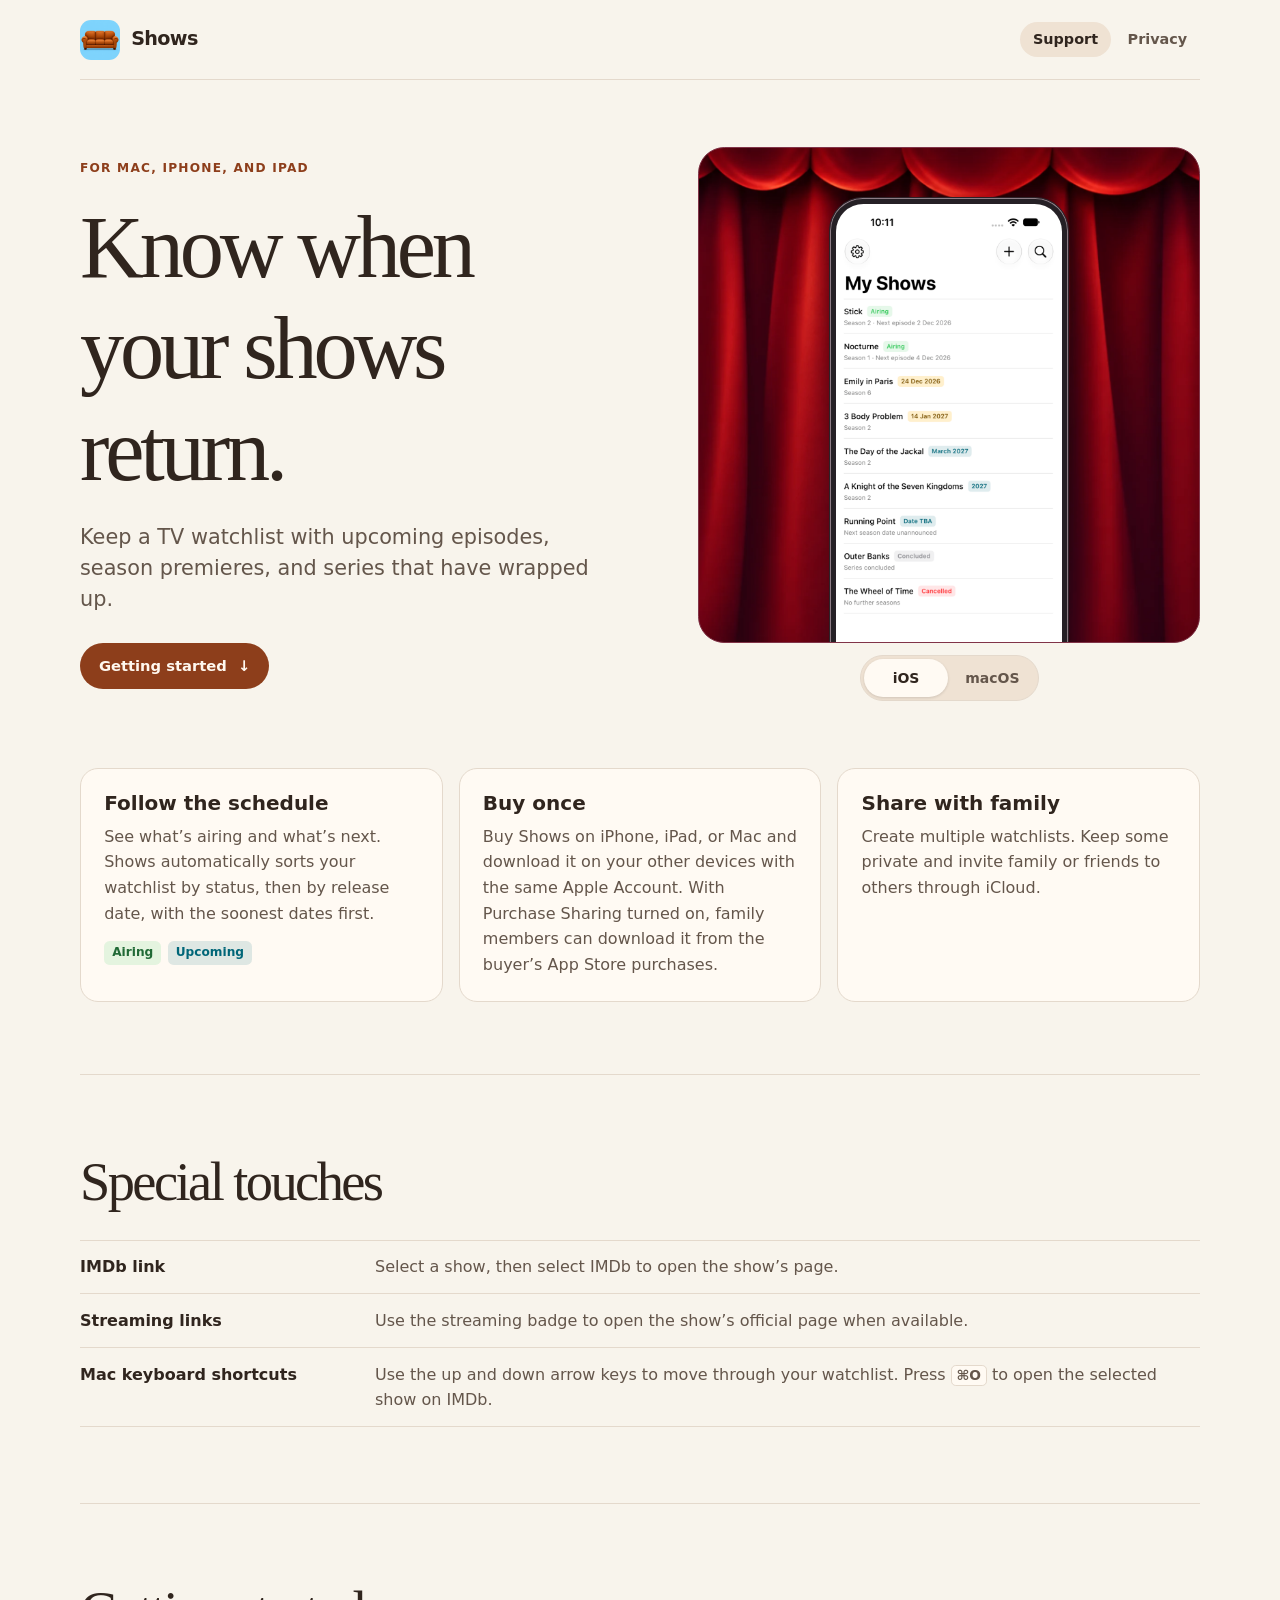
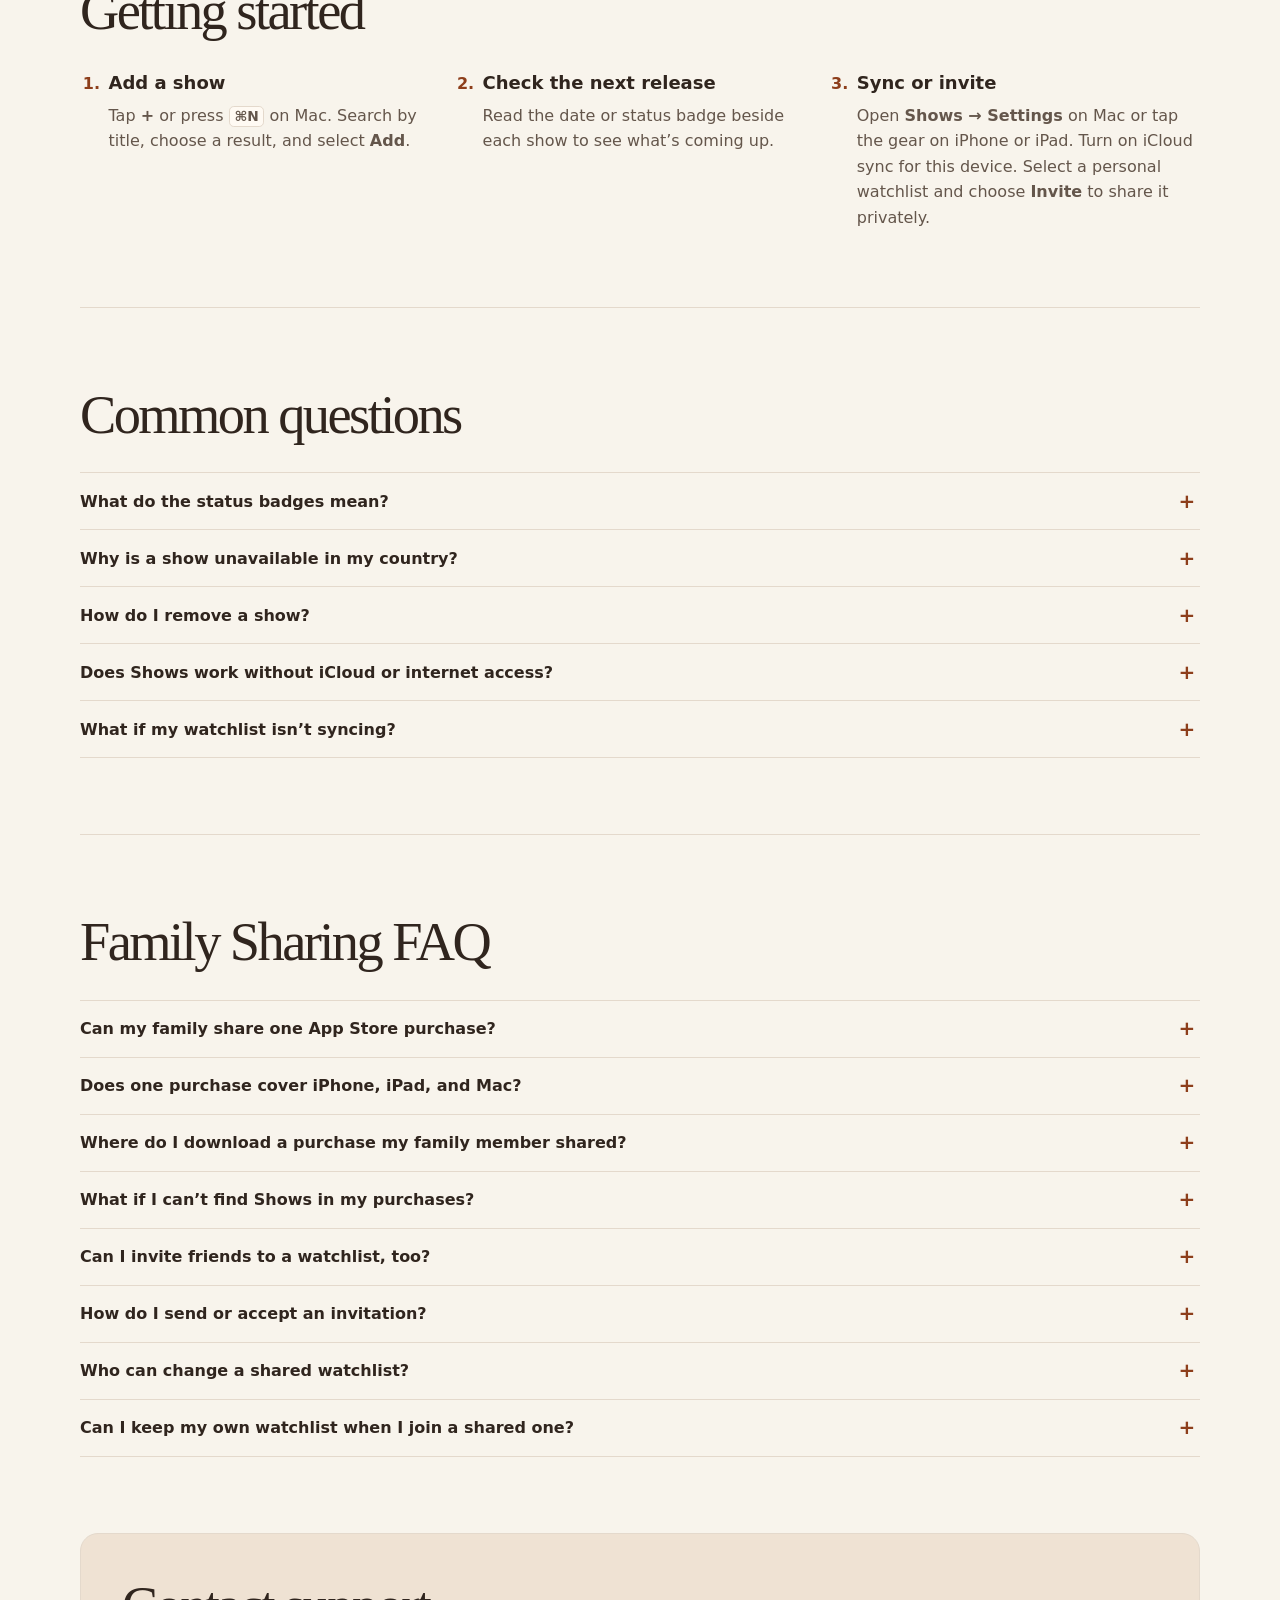
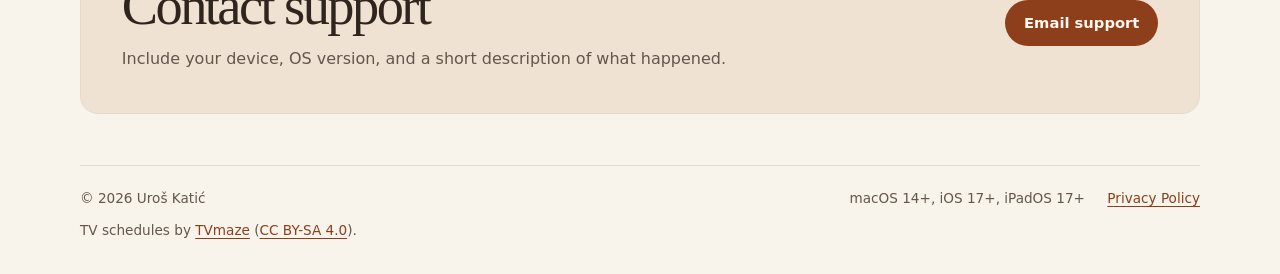
<file: index.html>
<!doctype html>
<html lang="en">
  <head>
    <meta charset="utf-8">
    <meta name="viewport" content="width=device-width, initial-scale=1">
    <meta name="description" content="Track TV premieres and upcoming episodes with Shows for Mac, iPhone, and iPad. Find setup help and contact support.">
    <meta name="theme-color" content="#f8f4ec" media="(prefers-color-scheme: light)">
    <meta name="theme-color" content="#211c18" media="(prefers-color-scheme: dark)">
    <meta property="og:type" content="website">
    <meta property="og:title" content="Shows">
    <meta property="og:description" content="Know when your shows return. A TV watchlist for Mac, iPhone, and iPad.">
    <meta property="og:url" content="https://urosk.github.io/shows-support/">
    <meta property="og:image" content="https://urosk.github.io/shows-support/app-icon.png">
    <meta property="og:image:alt" content="Shows app icon, an orange couch on a blue background">
    <title>Shows Support</title>
    <link rel="canonical" href="https://urosk.github.io/shows-support/">
    <link rel="icon" type="image/png" href="app-icon.png">
    <link rel="stylesheet" href="styles.css?v=special-touches">
  </head>
  <body>
    <header class="site-header">
      <a class="brand" href="./" aria-label="Shows support home">
        <img src="app-icon.png" width="40" height="40" alt="">
        Shows
      </a>
      <nav aria-label="Main navigation">
        <a href="./" aria-current="page">Support</a>
        <a href="privacy.html">Privacy</a>
      </nav>
    </header>

    <main>
      <section class="hero" aria-labelledby="page-title">
        <div>
          <p class="eyebrow">For Mac, iPhone, and iPad</p>
          <h1 id="page-title">Know when your shows return.</h1>
          <p class="lede">Keep a TV watchlist with upcoming episodes, season premieres, and series that have wrapped up.</p>
          <a class="button" href="#getting-started">Getting started <span aria-hidden="true">↓</span></a>
        </div>
        <div class="preview">
          <div class="preview-stage">
            <div class="preview-track">
              <div class="preview-slide preview-ios" id="preview-ios">
                <div class="phone">
                  <picture>
                    <source media="(prefers-color-scheme: dark)" srcset="ios-dark.png">
                    <img src="og.png" width="662" height="1440" alt="Shows on iPhone, with airing series and upcoming premiere dates.">
                  </picture>
                </div>
              </div>
              <div class="preview-slide preview-macos" id="preview-macos" aria-hidden="true">
                <picture>
                  <source media="(prefers-color-scheme: dark)" srcset="macos-dark.png">
                  <img src="metal.png" width="835" height="1280" alt="Shows on Mac, with upcoming dates and series status badges in the watchlist window.">
                </picture>
              </div>
            </div>
          </div>
          <div class="preview-switch" role="group" aria-label="Screenshot platform" hidden>
            <button type="button" aria-pressed="true" aria-controls="preview-ios">iOS</button>
            <button type="button" aria-pressed="false" aria-controls="preview-macos">macOS</button>
          </div>
        </div>
      </section>

      <section class="highlights" aria-label="Features">
        <article>
          <h2>Follow the schedule</h2>
          <p>See what’s airing and what’s next. Shows automatically sorts your watchlist by status, then by release date, with the soonest dates first.</p>
          <div class="tags">
            <span class="tag tag-airing">Airing</span>
            <span class="tag tag-upcoming">Upcoming</span>
          </div>
        </article>
        <article>
          <h2>Buy once</h2>
          <p>Buy Shows on iPhone, iPad, or Mac and download it on your other devices with the same Apple Account. With Purchase Sharing turned on, family members can download it from the buyer’s App Store purchases.</p>
        </article>
        <article>
          <h2>Share with family</h2>
          <p>Create multiple watchlists. Keep some private and invite family or friends to others through iCloud.</p>
        </article>
      </section>

      <section class="section" id="special-touches" aria-labelledby="touches-title">
        <h2 id="touches-title">Special touches</h2>
        <dl class="touches">
          <div>
            <dt>IMDb link</dt>
            <dd>Select a show, then select IMDb to open the show’s page.</dd>
          </div>
          <div>
            <dt>Streaming links</dt>
            <dd>Use the streaming badge to open the show’s official page when available.</dd>
          </div>
          <div>
            <dt>Mac keyboard shortcuts</dt>
            <dd>Use the up and down arrow keys to move through your watchlist. Press <kbd>⌘O</kbd> to open the selected show on IMDb.</dd>
          </div>
        </dl>
      </section>

      <section class="section" id="getting-started" aria-labelledby="start-title">
        <h2 id="start-title">Getting started</h2>
        <ol class="steps">
          <li>
            <h3>Add a show</h3>
            <p>Tap <strong>+</strong> or press <kbd>⌘N</kbd> on Mac. Search by title, choose a result, and select <strong>Add</strong>.</p>
          </li>
          <li>
            <h3>Check the next release</h3>
            <p>Read the date or status badge beside each show to see what’s coming up.</p>
          </li>
          <li>
            <h3>Sync or invite</h3>
            <p>Open <strong>Shows → Settings</strong> on Mac or tap the gear on iPhone or iPad. Turn on iCloud sync for this device. Select a personal watchlist and choose <strong>Invite</strong> to share it privately.</p>
          </li>
        </ol>
      </section>

      <section class="section questions" id="faq" aria-labelledby="faq-title">
        <h2 id="faq-title">Common questions</h2>
        <div class="faq">
          <details>
            <summary>What do the status badges mean?</summary>
            <p><strong>Airing</strong> means a season is underway with episodes still scheduled, or a release happens today. For upcoming releases, Shows displays a date or an estimate when available. <strong>Date TBA</strong> means there is no known upcoming date.</p>
            <p><strong>Ended</strong> means the series is over and how it ended is unconfirmed. <strong>Concluded</strong> means the series wrapped up. <strong>Cancelled</strong> means the series was cancelled or its story was cut short.</p>
          </details>
          <details>
            <summary>Why is a show unavailable in my country?</summary>
            <p>Release dates follow the original broadcast or streaming schedule. Check the streaming service for availability in your country.</p>
          </details>
          <details>
            <summary>How do I remove a show?</summary>
            <p>On Mac, select the show and press Delete, or use its right-click menu. On iPhone or iPad, swipe left on the row and tap <strong>Delete</strong>.</p>
          </details>
          <details>
            <summary>Does Shows work without iCloud or internet access?</summary>
            <p>You can use Shows with iCloud off. Saved watchlists remain available offline. Searching for new shows, checking for new release dates, and iCloud sync require an internet connection.</p>
          </details>
          <details>
            <summary>What if my watchlist isn’t syncing?</summary>
            <p>Check that you’re signed into iCloud and that sync is on in Shows Settings on each device. Check <strong>Last synced</strong>, then select <strong>Sync Now</strong>. To access another person’s watchlist, accept their invitation on a device with Shows installed.</p>
          </details>
        </div>
      </section>

      <section class="section questions" id="family-sharing" aria-labelledby="family-sharing-title">
        <h2 id="family-sharing-title">Family Sharing FAQ</h2>
        <div class="faq">
          <details>
            <summary>Can my family share one App Store purchase?</summary>
            <p>Yes. One App Store purchase covers your Apple Family Sharing group. Set up Family Sharing, have the organizer turn on Purchase Sharing, and make sure both the buyer and the person downloading have opted in. <a href="https://support.apple.com/en-us/108774">Apple’s Purchase Sharing setup guide</a></p>
          </details>
          <details>
            <summary>Does one purchase cover iPhone, iPad, and Mac?</summary>
            <p>Yes. Buy Shows on any of the three, then sign in to the App Store on your other device with the same Apple Account and download Shows from your purchases.</p>
            <p>Shows requires macOS 14 or later, iOS 17 or later, or iPadOS 17 or later. Check the App Store listing for compatibility with your device.</p>
          </details>
          <details>
            <summary>Where do I download a purchase my family member shared?</summary>
            <p>Open your account in the App Store and select the family member who bought Shows. Find Shows in their purchases and choose the download button. Use your own Apple Account to access your family’s shared purchases. <a href="https://support.apple.com/en-us/102417">Apple’s download steps for iPhone, iPad, and Mac</a></p>
          </details>
          <details>
            <summary>What if I can’t find Shows in my purchases?</summary>
            <p>For your own purchase, check that you’re signed in to the App Store with the Apple Account you used to buy Shows. For a family purchase, check that you’ve both joined the same Family Sharing group, use the Apple Accounts configured for Purchase Sharing, and that the buyer hasn’t hidden the app. <a href="https://support.apple.com/en-us/108911">Apple’s shared-purchase troubleshooting guide</a></p>
            <p>If you’re looking for <strong>Restore Purchases</strong>, that option is for in-app purchases. To reinstall Shows, download it from your App Store purchases or the buyer’s shared purchases.</p>
          </details>
          <details>
            <summary>Can I invite friends to a watchlist, too?</summary>
            <p>Yes. Shows sends private iCloud invitations to the people you choose, including friends outside your Apple Family Sharing group. Each person needs Shows installed and their own Apple Account signed in to iCloud.</p>
          </details>
          <details>
            <summary>How do I send or accept an invitation?</summary>
            <p>In Shows, open <strong>Shows → Settings</strong> on Mac or tap the gear on iPhone or iPad. Turn on iCloud sync, choose a watchlist you own, and select <strong>Invite</strong>. If Invite is unavailable, select <strong>Sync Now</strong> and wait for the watchlist to finish syncing.</p>
            <p>Open the invitation on a device with Shows installed while signed in to iCloud with the Apple Account that was invited. If the list still doesn’t appear, ask the owner to check the invitation status in Shows Settings and confirm they invited the right account.</p>
          </details>
          <details>
            <summary>Who can change a shared watchlist?</summary>
            <p>The owner and anyone with editing access can add or remove shows. If you can open the list but can’t edit it, ask the owner to check your sharing permissions.</p>
          </details>
          <details>
            <summary>Can I keep my own watchlist when I join a shared one?</summary>
            <p>Yes. In Shows Settings, choose <strong>New</strong> on Mac or <strong>New Watchlist</strong> on iPhone or iPad. Use the <strong>Watchlist</strong> picker to switch between your personal and shared lists. Inviting someone gives them access only to the watchlist you choose to share.</p>
          </details>
        </div>
      </section>

      <section class="contact" id="contact" aria-labelledby="contact-title">
        <div>
          <h2 id="contact-title">Contact support</h2>
          <p>Include your device, OS version, and a short description of what happened.</p>
        </div>
        <a class="button" href="mailto:info@bluepeakmobile.com?subject=Shows%20Support">Email support</a>
      </section>
    </main>

    <footer>
      <div class="footer-row">
        <span>© 2026 Uroš Katić</span>
        <span>macOS 14+, iOS 17+, iPadOS 17+</span>
        <a href="privacy.html">Privacy Policy</a>
      </div>
      <p>TV schedules by <a href="https://www.tvmaze.com/">TVmaze</a> (<a href="https://creativecommons.org/licenses/by-sa/4.0/">CC BY-SA 4.0</a>).</p>
    </footer>

    <script>
      const preview = document.querySelector(".preview");
      const platformSwitch = preview.querySelector(".preview-switch");
      const segments = Array.from(platformSwitch.querySelectorAll("button"));
      const slides = Array.from(preview.querySelectorAll(".preview-slide"));
      const reducedMotion = window.matchMedia("(prefers-reduced-motion: reduce)");
      let activeSlide = 0;
      let userSelected = false;
      let interval;

      function showSlide(index) {
        activeSlide = index;
        preview.classList.toggle("show-macos", index === 1);
        segments.forEach((segment, position) => {
          segment.setAttribute("aria-pressed", String(position === index));
          slides[position].setAttribute("aria-hidden", String(position !== index));
        });
      }

      function updateAutoplay() {
        clearInterval(interval);
        if (!userSelected && !reducedMotion.matches && !document.hidden) {
          interval = setInterval(() => showSlide(1 - activeSlide), 5000);
        }
      }

      segments.forEach((segment, index) => {
        segment.addEventListener("click", () => {
          userSelected = true;
          updateAutoplay();
          showSlide(index);
        });
      });

      platformSwitch.addEventListener("keydown", (event) => {
        if (event.key !== "ArrowLeft" && event.key !== "ArrowRight") return;
        event.preventDefault();
        const segment = segments[event.key === "ArrowLeft" ? 0 : 1];
        segment.focus();
        segment.click();
      });

      document.addEventListener("visibilitychange", updateAutoplay);
      reducedMotion.addEventListener("change", updateAutoplay);
      platformSwitch.hidden = false;
      updateAutoplay();
    </script>
  </body>
</html>
</file>
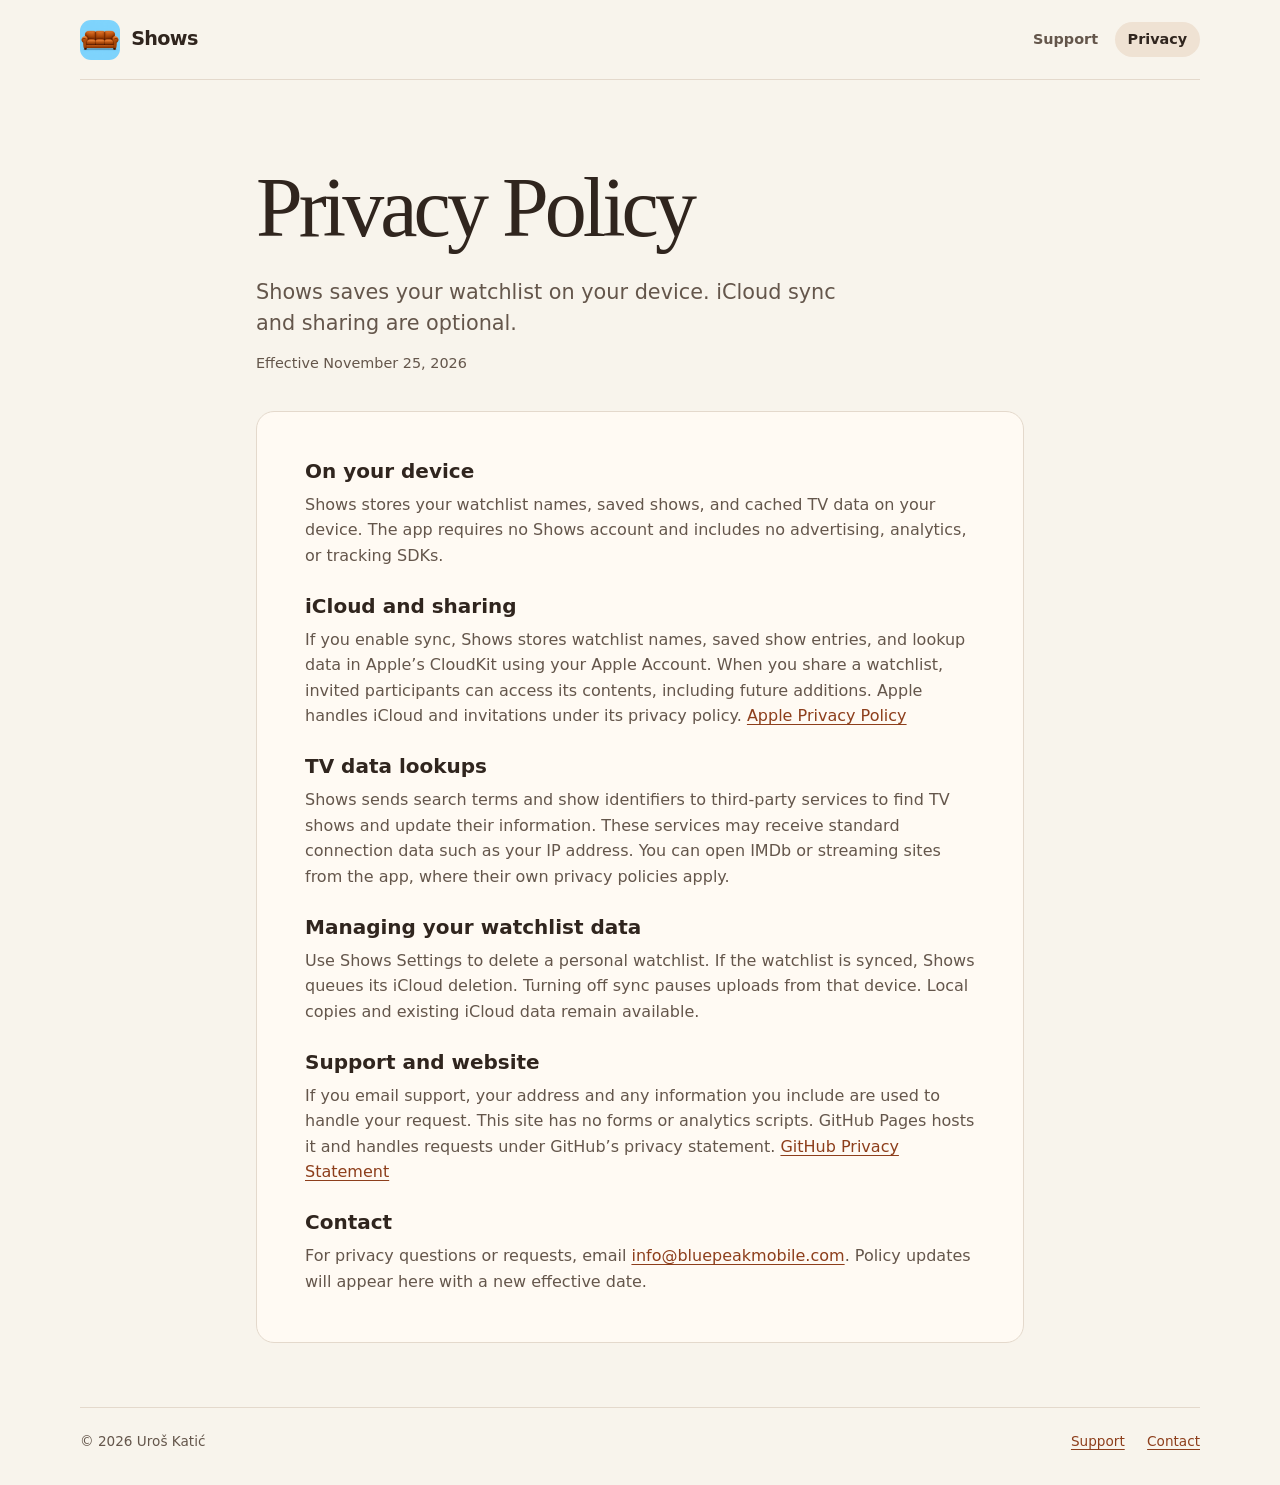
<file: privacy.html>
<!doctype html>
<html lang="en">
  <head>
    <meta charset="utf-8">
    <meta name="viewport" content="width=device-width, initial-scale=1">
    <meta name="description" content="How Shows stores your watchlists, uses optional iCloud sync, and looks up TV show data.">
    <meta name="theme-color" content="#f8f4ec" media="(prefers-color-scheme: light)">
    <meta name="theme-color" content="#211c18" media="(prefers-color-scheme: dark)">
    <title>Privacy Policy — Shows</title>
    <link rel="canonical" href="https://urosk.github.io/shows-support/privacy.html">
    <link rel="icon" type="image/png" href="app-icon.png">
    <link rel="stylesheet" href="styles.css">
  </head>
  <body>
    <header class="site-header">
      <a class="brand" href="./" aria-label="Shows support home">
        <img src="app-icon.png" width="40" height="40" alt="">
        Shows
      </a>
      <nav aria-label="Main navigation">
        <a href="./">Support</a>
        <a href="privacy.html" aria-current="page">Privacy</a>
      </nav>
    </header>

    <main class="policy" aria-labelledby="page-title">
      <header class="policy-intro">
        <h1 id="page-title">Privacy Policy</h1>
        <p class="lede">Shows saves your watchlist on your device. iCloud sync and sharing are optional.</p>
        <p class="updated">Effective <time datetime="2026-11-25">November 25, 2026</time></p>
      </header>

      <div class="policy-body">
        <section>
          <h2>On your device</h2>
          <p>Shows stores your watchlist names, saved shows, and cached TV data on your device. The app requires no Shows account and includes no advertising, analytics, or tracking SDKs.</p>
        </section>
        <section>
          <h2>iCloud and sharing</h2>
          <p>If you enable sync, Shows stores watchlist names, saved show entries, and lookup data in Apple’s CloudKit using your Apple Account. When you share a watchlist, invited participants can access its contents, including future additions. Apple handles iCloud and invitations under its privacy policy. <a href="https://www.apple.com/legal/privacy/">Apple Privacy Policy</a></p>
        </section>
        <section>
          <h2>TV data lookups</h2>
          <p>Shows sends search terms and show identifiers to third-party services to find TV shows and update their information. These services may receive standard connection data such as your IP address. You can open IMDb or streaming sites from the app, where their own privacy policies apply.</p>
        </section>
        <section>
          <h2>Managing your watchlist data</h2>
          <p>Use Shows Settings to delete a personal watchlist. If the watchlist is synced, Shows queues its iCloud deletion. Turning off sync pauses uploads from that device. Local copies and existing iCloud data remain available.</p>
        </section>
        <section>
          <h2>Support and website</h2>
          <p>If you email support, your address and any information you include are used to handle your request. This site has no forms or analytics scripts. GitHub Pages hosts it and handles requests under GitHub’s privacy statement. <a href="https://docs.github.com/en/site-policy/privacy-policies/github-general-privacy-statement">GitHub Privacy Statement</a></p>
        </section>
        <section>
          <h2>Contact</h2>
          <p>For privacy questions or requests, email <a href="mailto:info@bluepeakmobile.com?subject=Shows%20Privacy">info@bluepeakmobile.com</a>. Policy updates will appear here with a new effective date.</p>
        </section>
      </div>
    </main>

    <footer>
      <div class="footer-row">
        <span>© 2026 Uroš Katić</span>
        <a href="./">Support</a>
        <a href="mailto:info@bluepeakmobile.com?subject=Shows%20Support">Contact</a>
      </div>
    </footer>
  </body>
</html>
</file>
<file: styles.css>
:root {
  color-scheme: light dark;
  --page: #f8f4ec;
  --surface: #fffaf3;
  --ink: #30251e;
  --muted: #64564b;
  --line: #e4d9cc;
  --accent: #8d3e1b;
  --accent-hover: #6f2b12;
  --button-text: #fff8ef;
  --contact: #efe2d3;
  --serif: Iowan Old Style, Georgia, serif;
}

* { box-sizing: border-box; }

html { scroll-padding-top: 24px; }

body {
  margin: 0;
  background: var(--page);
  color: var(--ink);
  font: 1rem/1.6 system-ui, sans-serif;
}

a { color: var(--accent); text-underline-offset: .2em; }
a:hover { color: var(--accent-hover); }

:focus-visible {
  outline: 2px solid var(--accent);
  outline-offset: 4px;
}

h1, h2, h3, p, figure { margin: 0; }
h1, h2, h3 { line-height: 1.15; }

h1, .section > h2, .contact h2 {
  font-family: var(--serif);
  font-weight: 400;
  letter-spacing: -.047em;
}

h1 { font-size: clamp(3.2rem, 6.9vw, 5.9rem); }
h2 { font-size: 1.25rem; }
h3 { font-size: 1.125rem; }

.site-header, main, footer {
  width: min(70rem, calc(100% - 4rem));
  margin-inline: auto;
}

.site-header, .footer-row {
  display: flex;
  align-items: center;
  justify-content: space-between;
  gap: 1rem;
}

.site-header {
  min-height: 5rem;
  border-bottom: 1px solid var(--line);
}

.brand, nav a {
  display: inline-flex;
  align-items: center;
  text-decoration: none;
}

.brand {
  gap: .7rem;
  color: var(--ink);
  font-size: 1.2rem;
  font-weight: 720;
  letter-spacing: -.035em;
}

.brand img { border-radius: 11px; }

nav { display: flex; gap: .25rem; }

nav a {
  padding: .4rem .8rem;
  border-radius: 100px;
  color: var(--muted);
  font-size: .9rem;
  font-weight: 600;
}

nav a:hover, nav a[aria-current="page"] {
  background: var(--contact);
  color: var(--ink);
}

.hero {
  display: grid;
  grid-template-columns: minmax(0, 1.08fr) minmax(0, 1fr);
  align-items: center;
  gap: clamp(2rem, 6vw, 5rem);
  padding: clamp(2.25rem, 5.2vw, 4.4rem) 0;
}

.eyebrow {
  margin-bottom: 1.15rem;
  color: var(--accent);
  font-size: .76rem;
  font-weight: 750;
  letter-spacing: .1em;
  text-transform: uppercase;
}

.hero h1 { max-width: 9em; }

.lede {
  max-width: 29em;
  margin-top: 1.25rem;
  color: var(--muted);
  font-size: clamp(1.1rem, 1.9vw, 1.3rem);
  line-height: 1.5;
}

.button {
  display: inline-flex;
  align-items: center;
  justify-content: center;
  gap: .7rem;
  min-height: 2.85rem;
  padding: .68rem 1.18rem;
  border-radius: 100px;
  background: var(--accent);
  color: var(--button-text);
  font-size: .92rem;
  font-weight: 700;
  text-decoration: none;
}

.button:hover { background: var(--accent-hover); color: var(--button-text); }
.hero .button { margin-top: 1.75rem; }

.preview-stage {
  height: clamp(23rem, 44vw, 31rem);
  overflow: hidden;
  border: 1px solid #813448;
  border-radius: 1.65rem;
  background: #57141e url("curtain.webp?v=animated") center top / cover no-repeat;
}

.preview-track {
  display: grid;
  height: 100%;
  grid-template-columns: repeat(2, 100%);
  grid-template-rows: minmax(0, 1fr);
  transition: transform 500ms cubic-bezier(.22, .68, .28, 1);
}

.preview.show-macos .preview-track { transform: translateX(-100%); }

.preview-slide {
  display: grid;
  justify-items: center;
}

.preview-ios {
  align-items: start;
  padding-top: clamp(1.65rem, 4.1vw, 3.1rem);
}

.preview-macos { position: relative; }

.preview-macos picture {
  position: absolute;
  inset: .5rem;
}

.preview-macos img {
  display: block;
  width: 100%;
  height: 100%;
  object-fit: contain;
}

.preview-switch:not([hidden]) {
  display: grid;
  grid-template-columns: 1fr 1fr;
  width: max-content;
  margin: .75rem auto 0;
  padding: .2rem;
  gap: .15rem;
  border: 1px solid var(--line);
  border-radius: 100px;
  background: var(--contact);
}

.preview-switch button {
  min-width: 5.25rem;
  min-height: 2.4rem;
  padding: .3rem .8rem;
  border: 0;
  border-radius: inherit;
  background: transparent;
  color: var(--muted);
  font: 650 .875rem/1.2 system-ui, sans-serif;
  cursor: pointer;
}

.preview-switch button:hover { color: var(--ink); }

.preview-switch button[aria-pressed="true"] {
  background: var(--surface);
  color: var(--ink);
  box-shadow: 0 1px 3px #17100b24;
}

@media (prefers-reduced-motion: reduce) {
  .preview-track { transition: none; }
}

.phone {
  width: clamp(12rem, 23vw, 15rem);
  max-width: 72%;
  padding: .36rem;
  overflow: hidden;
  border: 1px solid #2d2228;
  border-radius: 2.1rem;
  background: #252025;
  box-shadow: 0 16px 45px #23091880, inset 0 0 0 1px #8d7c85;
}

.phone picture { display: block; }

.phone img {
  display: block;
  width: 100%;
  height: auto;
  border-radius: 1.72rem;
  background: white;
}

.highlights, .steps {
  display: grid;
  grid-template-columns: repeat(3, minmax(0, 1fr));
  gap: 1rem;
}

.highlights { padding-bottom: clamp(2.75rem, 6vw, 4.5rem); }

.highlights article {
  padding: 1.45rem;
  border: 1px solid var(--line);
  border-radius: 1.125rem;
  background: var(--surface);
}

.highlights p, .steps p, .contact p {
  margin-top: .55rem;
  color: var(--muted);
}

.tags {
  display: flex;
  flex-wrap: wrap;
  gap: .4rem;
  margin-top: .95rem;
}

.tag {
  padding: .13rem .5rem;
  border-radius: .35rem;
  font-size: .76rem;
  font-weight: 700;
}

.tag-airing { background: #34c75921; color: #216a36; }
.tag-upcoming { background: #00667821; color: #006678; }

.section {
  padding: clamp(2.75rem, 6vw, 4.75rem) 0;
  border-top: 1px solid var(--line);
}

.section > h2, .contact h2 { font-size: clamp(2.2rem, 5vw, 3.4rem); }

.touches {
  margin: 1.65rem 0 0;
  border-top: 1px solid var(--line);
}

.touches > div {
  display: grid;
  grid-template-columns: minmax(10rem, 1fr) minmax(0, 3fr);
  gap: .25rem 1.25rem;
  padding: .85rem 0;
  border-bottom: 1px solid var(--line);
}

.touches dt { font-weight: 660; }
.touches dd { margin: 0; color: var(--muted); }

.steps {
  gap: 1.75rem;
  margin: 1.75rem 0 0;
  padding-left: 1.6rem;
}

.steps li { padding-left: .18rem; }
.steps li::marker { color: var(--accent); font-weight: 750; }

kbd {
  display: inline-block;
  padding: 0 .3rem;
  border: 1px solid var(--line);
  border-radius: .3rem;
  background: var(--surface);
  font: 600 .86em/1.4 system-ui, sans-serif;
}

.faq { margin-top: 1.65rem; border-top: 1px solid var(--line); }
.faq details { border-bottom: 1px solid var(--line); }

.faq summary {
  position: relative;
  padding: .95rem 2rem .95rem 0;
  cursor: pointer;
  font-weight: 660;
  list-style: none;
}

.faq summary::-webkit-details-marker { display: none; }

.faq summary::after {
  position: absolute;
  right: .3rem;
  color: var(--accent);
  font-size: 1.25em;
  line-height: 1.2;
  content: "+";
}

.faq details[open] summary::after { content: "−"; }
.faq p { max-width: 48rem; padding: 0 1.75rem 1rem 0; color: var(--muted); }

.contact {
  display: flex;
  align-items: center;
  justify-content: space-between;
  gap: 1.5rem;
  margin-bottom: 3.2rem;
  padding: clamp(1.5rem, 4vw, 2.55rem);
  border: 1px solid var(--line);
  border-radius: 1.125rem;
  background: var(--contact);
}

.contact .button { flex: none; }

footer {
  padding: 1.4rem 0 2rem;
  border-top: 1px solid var(--line);
  color: var(--muted);
  font-size: .85rem;
}

.footer-row { justify-content: flex-start; flex-wrap: wrap; gap: .5rem 1.4rem; }
.footer-row span:first-child { margin-right: auto; }
footer p { margin-top: .65rem; }

.policy { max-width: 48rem; padding-bottom: 4rem; }
.policy-intro { padding: clamp(2.75rem, 7vw, 5rem) 0 2.25rem; }
.policy-intro h1 { font-size: clamp(3rem, 7vw, 5.25rem); }
.updated { margin-top: .8rem; color: var(--muted); font-size: .9rem; }

.policy-body {
  padding: clamp(1.35rem, 5vw, 3rem);
  border: 1px solid var(--line);
  border-radius: 1.125rem;
  background: var(--surface);
}

.policy-body section + section { margin-top: 1.65rem; }
.policy-body p { margin-top: .55rem; color: var(--muted); }

@media (max-width: 47rem) {
  .site-header, main, footer { width: calc(100% - 2.5rem); }
  .site-header { min-height: 4.5rem; }
  .hero, .highlights, .steps { grid-template-columns: 1fr; }
  .hero h1 { max-width: 11em; font-size: clamp(2.85rem, 11.7vw, 4.2rem); }
  .preview-stage { height: clamp(23.5rem, 108vw, 30rem); }
  .phone { width: clamp(12rem, 55vw, 14.75rem); }
  .steps { gap: 1.3rem; }
  .touches > div { grid-template-columns: 1fr; }
  .contact { align-items: flex-start; flex-direction: column; }
}

@media (prefers-color-scheme: dark) {
  :root {
    --page: #211c18;
    --surface: #2d2520;
    --ink: #fff2e3;
    --muted: #cbbcad;
    --line: #4a3d33;
    --accent: #ffc29b;
    --accent-hover: #ffdfc9;
    --button-text: #362117;
    --contact: #3a2b23;
  }

  .preview-stage {
    border-color: #632c42;
    background-color: #3d101a;
    background-image: linear-gradient(#210a1426, #210a1440), url("curtain.webp?v=animated");
  }

  .tag-airing { background: #30d15821; color: #30d158; }
  .tag-upcoming { background: #0de0ff21; color: #0de0ff; }
}
</file>
